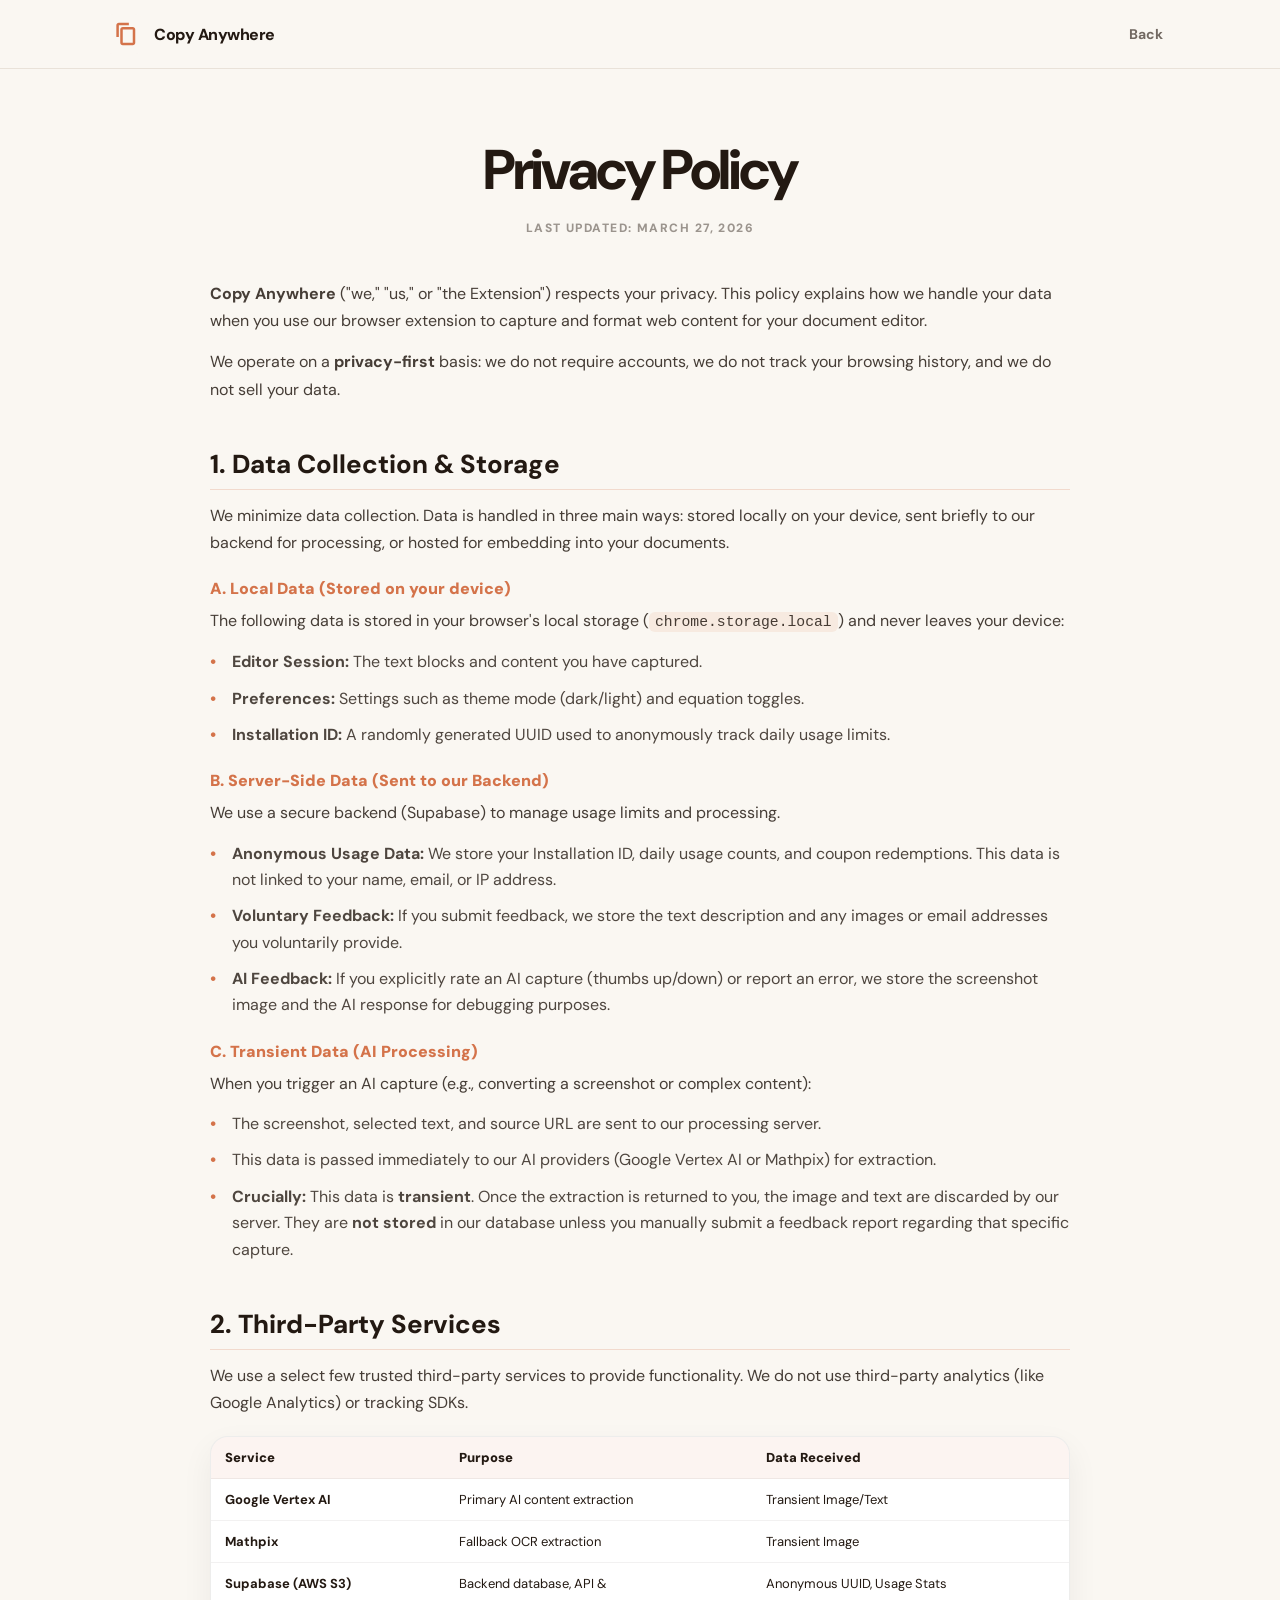
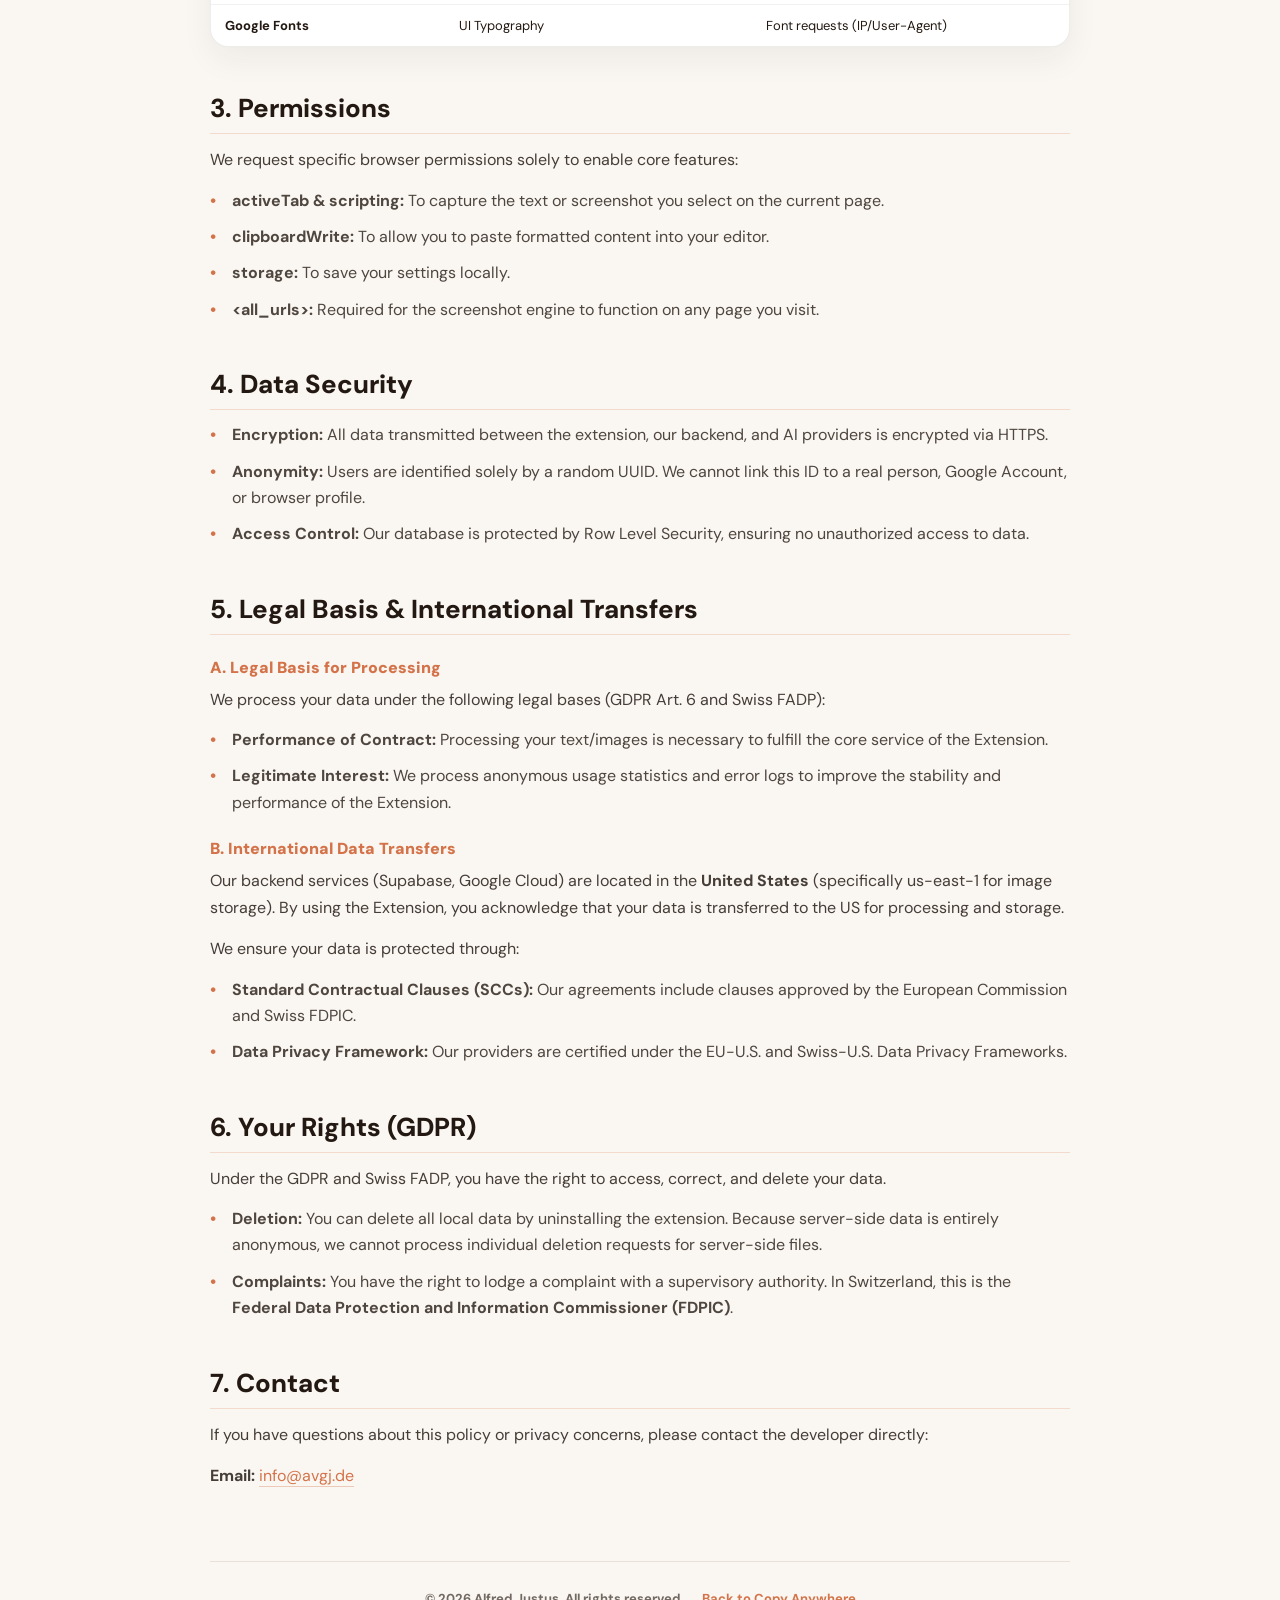
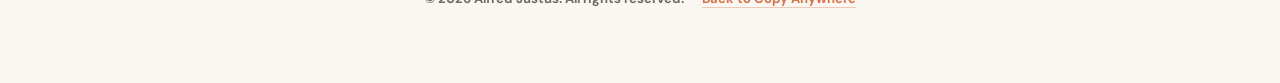
<file: copy-anywhere/privacy/index.html>
<!DOCTYPE html>
<html lang="en">
<head>
  <meta charset="UTF-8" />
  <meta name="viewport" content="width=device-width, initial-scale=1.0" />
  <title>Privacy Policy | Copy Anywhere</title>

  <link rel="preconnect" href="https://fonts.googleapis.com" />
  <link rel="preconnect" href="https://fonts.gstatic.com" crossorigin />
  <link href="https://fonts.googleapis.com/css2?family=DM+Sans:wght@400;500;700;800&family=Source+Serif+4:opsz,wght@8..60,600;8..60,700&display=swap" rel="stylesheet" />

  <script data-goatcounter="https://alfredjustus.goatcounter.com/count" async src="//gc.zgo.at/count.js"></script>
  <link rel="stylesheet" href="../styles.css" />
</head>
<body>
  <header class="site-nav">
    <div class="site-nav-inner">
      <a class="brand" href="/copy-anywhere/">
        <span class="brand-badge" aria-hidden="true">
          <img src="/assets/icon.svg" alt="" style="width: 40px; height: 40px; display: block;" />
        </span>
        <span>Copy Anywhere</span>
      </a>
      <nav class="nav-links" aria-label="Site">
        <a href="/copy-anywhere/">Back</a>
      </nav>
    </div>
  </header>

  <main class="container">
    <article class="policy">
      <h1>Privacy Policy</h1>
      <div class="last-updated">Last Updated: March 27, 2026</div>

      <p><strong>Copy Anywhere</strong> ("we," "us," or "the Extension") respects your privacy. This policy explains how we handle your data when you use our browser extension to capture and format web content for your document editor.</p>

      <p>We operate on a <strong>privacy-first</strong> basis: we do not require accounts, we do not track your browsing history, and we do not sell your data.</p>

      <h2>1. Data Collection &amp; Storage</h2>
      <p>We minimize data collection. Data is handled in three main ways: stored locally on your device, sent briefly to our backend for processing, or hosted for embedding into your documents.</p>

      <h3>A. Local Data (Stored on your device)</h3>
      <p>The following data is stored in your browser's local storage (<code>chrome.storage.local</code>) and never leaves your device:</p>
      <ul>
        <li><strong>Editor Session:</strong> The text blocks and content you have captured.</li>
        <li><strong>Preferences:</strong> Settings such as theme mode (dark/light) and equation toggles.</li>
        <li><strong>Installation ID:</strong> A randomly generated UUID used to anonymously track daily usage limits.</li>
      </ul>

      <h3>B. Server-Side Data (Sent to our Backend)</h3>
      <p>We use a secure backend (Supabase) to manage usage limits and processing.</p>
      <ul>
        <li><strong>Anonymous Usage Data:</strong> We store your Installation ID, daily usage counts, and coupon redemptions. This data is not linked to your name, email, or IP address.</li>
        <li><strong>Voluntary Feedback:</strong> If you submit feedback, we store the text description and any images or email addresses you voluntarily provide.</li>
        <li><strong>AI Feedback:</strong> If you explicitly rate an AI capture (thumbs up/down) or report an error, we store the screenshot image and the AI response for debugging purposes.</li>
      </ul>

      <h3>C. Transient Data (AI Processing)</h3>
      <p>When you trigger an AI capture (e.g., converting a screenshot or complex content):</p>
      <ul>
        <li>The screenshot, selected text, and source URL are sent to our processing server.</li>
        <li>This data is passed immediately to our AI providers (Google Vertex AI or Mathpix) for extraction.</li>
        <li><strong>Crucially:</strong> This data is <strong>transient</strong>. Once the extraction is returned to you, the image and text are discarded by our server. They are <strong>not stored</strong> in our database unless you manually submit a feedback report regarding that specific capture.</li>
      </ul>

      <h2>2. Third-Party Services</h2>
      <p>We use a select few trusted third-party services to provide functionality. We do not use third-party analytics (like Google Analytics) or tracking SDKs.</p>

      <div class="table-container">
        <table>
          <thead>
            <tr>
              <th>Service</th>
              <th>Purpose</th>
              <th>Data Received</th>
            </tr>
          </thead>
          <tbody>
            <tr>
              <td><strong>Google Vertex AI</strong></td>
              <td>Primary AI content extraction</td>
              <td>Transient Image/Text</td>
            </tr>
            <tr>
              <td><strong>Mathpix</strong></td>
              <td>Fallback OCR extraction</td>
              <td>Transient Image</td>
            </tr>
            <tr>
              <td><strong>Supabase (AWS S3)</strong></td>
              <td>Backend database, API &amp</td>
              <td>Anonymous UUID, Usage Stats</td>
            </tr>
            <tr>
              <td><strong>Google Fonts</strong></td>
              <td>UI Typography</td>
              <td>Font requests (IP/User-Agent)</td>
            </tr>
          </tbody>
        </table>
      </div>

      <h2>3. Permissions</h2>
      <p>We request specific browser permissions solely to enable core features:</p>
      <ul>
        <li><strong>activeTab &amp; scripting:</strong> To capture the text or screenshot you select on the current page.</li>
        <li><strong>clipboardWrite:</strong> To allow you to paste formatted content into your editor.</li>
        <li><strong>storage:</strong> To save your settings locally.</li>
        <li><strong>&lt;all_urls&gt;:</strong> Required for the screenshot engine to function on any page you visit.</li>
      </ul>

      <h2>4. Data Security</h2>
      <ul>
        <li><strong>Encryption:</strong> All data transmitted between the extension, our backend, and AI providers is encrypted via HTTPS.</li>
        <li><strong>Anonymity:</strong> Users are identified solely by a random UUID. We cannot link this ID to a real person, Google Account, or browser profile.</li>
        <li><strong>Access Control:</strong> Our database is protected by Row Level Security, ensuring no unauthorized access to data.</li>
      </ul>

      <h2>5. Legal Basis &amp; International Transfers</h2>
      <h3>A. Legal Basis for Processing</h3>
      <p>We process your data under the following legal bases (GDPR Art. 6 and Swiss FADP):</p>
      <ul>
        <li><strong>Performance of Contract:</strong> Processing your text/images is necessary to fulfill the core service of the Extension.</li>
        <li><strong>Legitimate Interest:</strong> We process anonymous usage statistics and error logs to improve the stability and performance of the Extension.</li>
      </ul>

      <h3>B. International Data Transfers</h3>
      <p>Our backend services (Supabase, Google Cloud) are located in the <strong>United States</strong> (specifically us-east-1 for image storage). By using the Extension, you acknowledge that your data is transferred to the US for processing and storage.</p>
      <p>We ensure your data is protected through:</p>
      <ul>
        <li><strong>Standard Contractual Clauses (SCCs):</strong> Our agreements include clauses approved by the European Commission and Swiss FDPIC.</li>
        <li><strong>Data Privacy Framework:</strong> Our providers are certified under the EU-U.S. and Swiss-U.S. Data Privacy Frameworks.</li>
      </ul>

      <h2>6. Your Rights (GDPR)</h2>
      <p>Under the GDPR and Swiss FADP, you have the right to access, correct, and delete your data.</p>
      <ul>
        <li><strong>Deletion:</strong> You can delete all local data by uninstalling the extension. Because server-side data is entirely anonymous, we cannot process individual deletion requests for server-side files.</li>
        <li><strong>Complaints:</strong> You have the right to lodge a complaint with a supervisory authority. In Switzerland, this is the <strong>Federal Data Protection and Information Commissioner (FDPIC)</strong>.</li>
      </ul>

      <h2>7. Contact</h2>
      <p>If you have questions about this policy or privacy concerns, please contact the developer directly:</p>
      <p><strong>Email:</strong> <a href="mailto:info@avgj.de">info@avgj.de</a></p>

      <footer class="site-footer">
        <span>&copy; 2026 Alfred Justus. All rights reserved.</span>
        <a href="../">Back to Copy Anywhere</a>
      </footer>
    </article>
  </main>
</body>
</html>
</file>
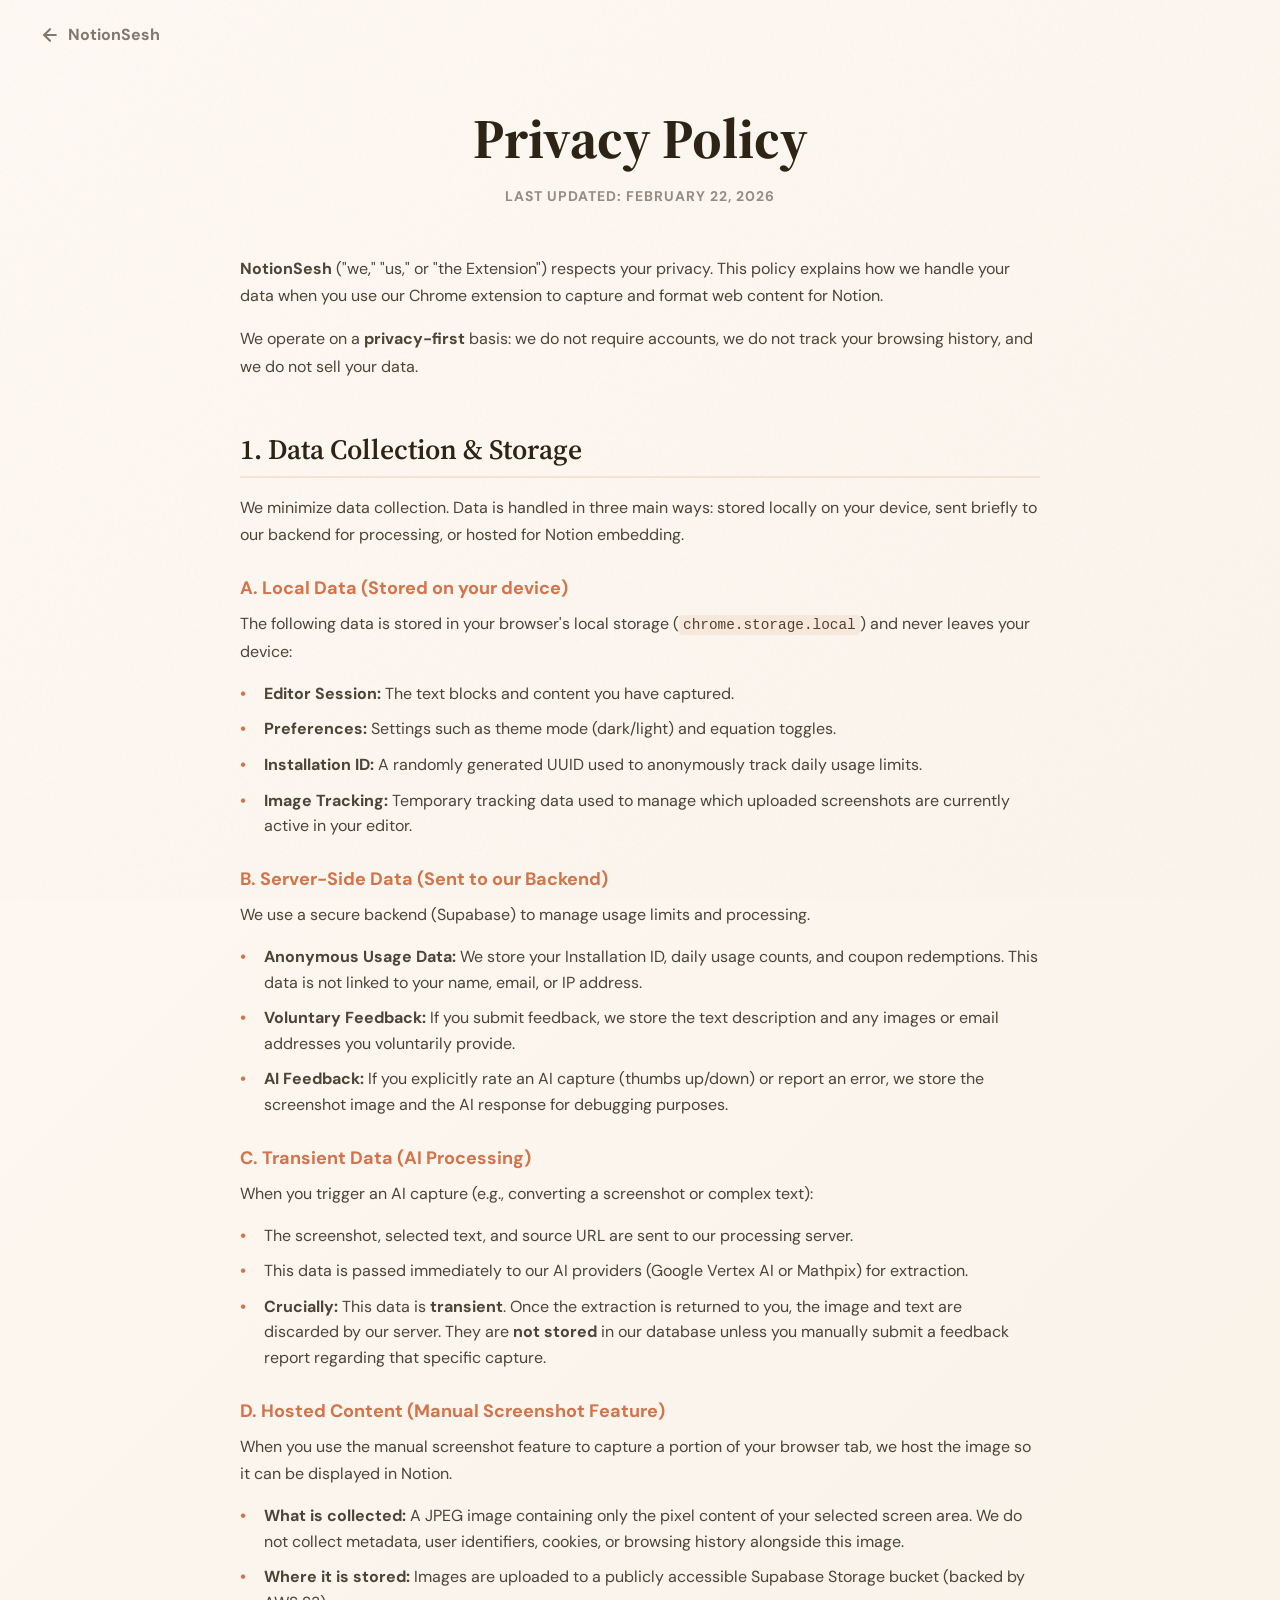
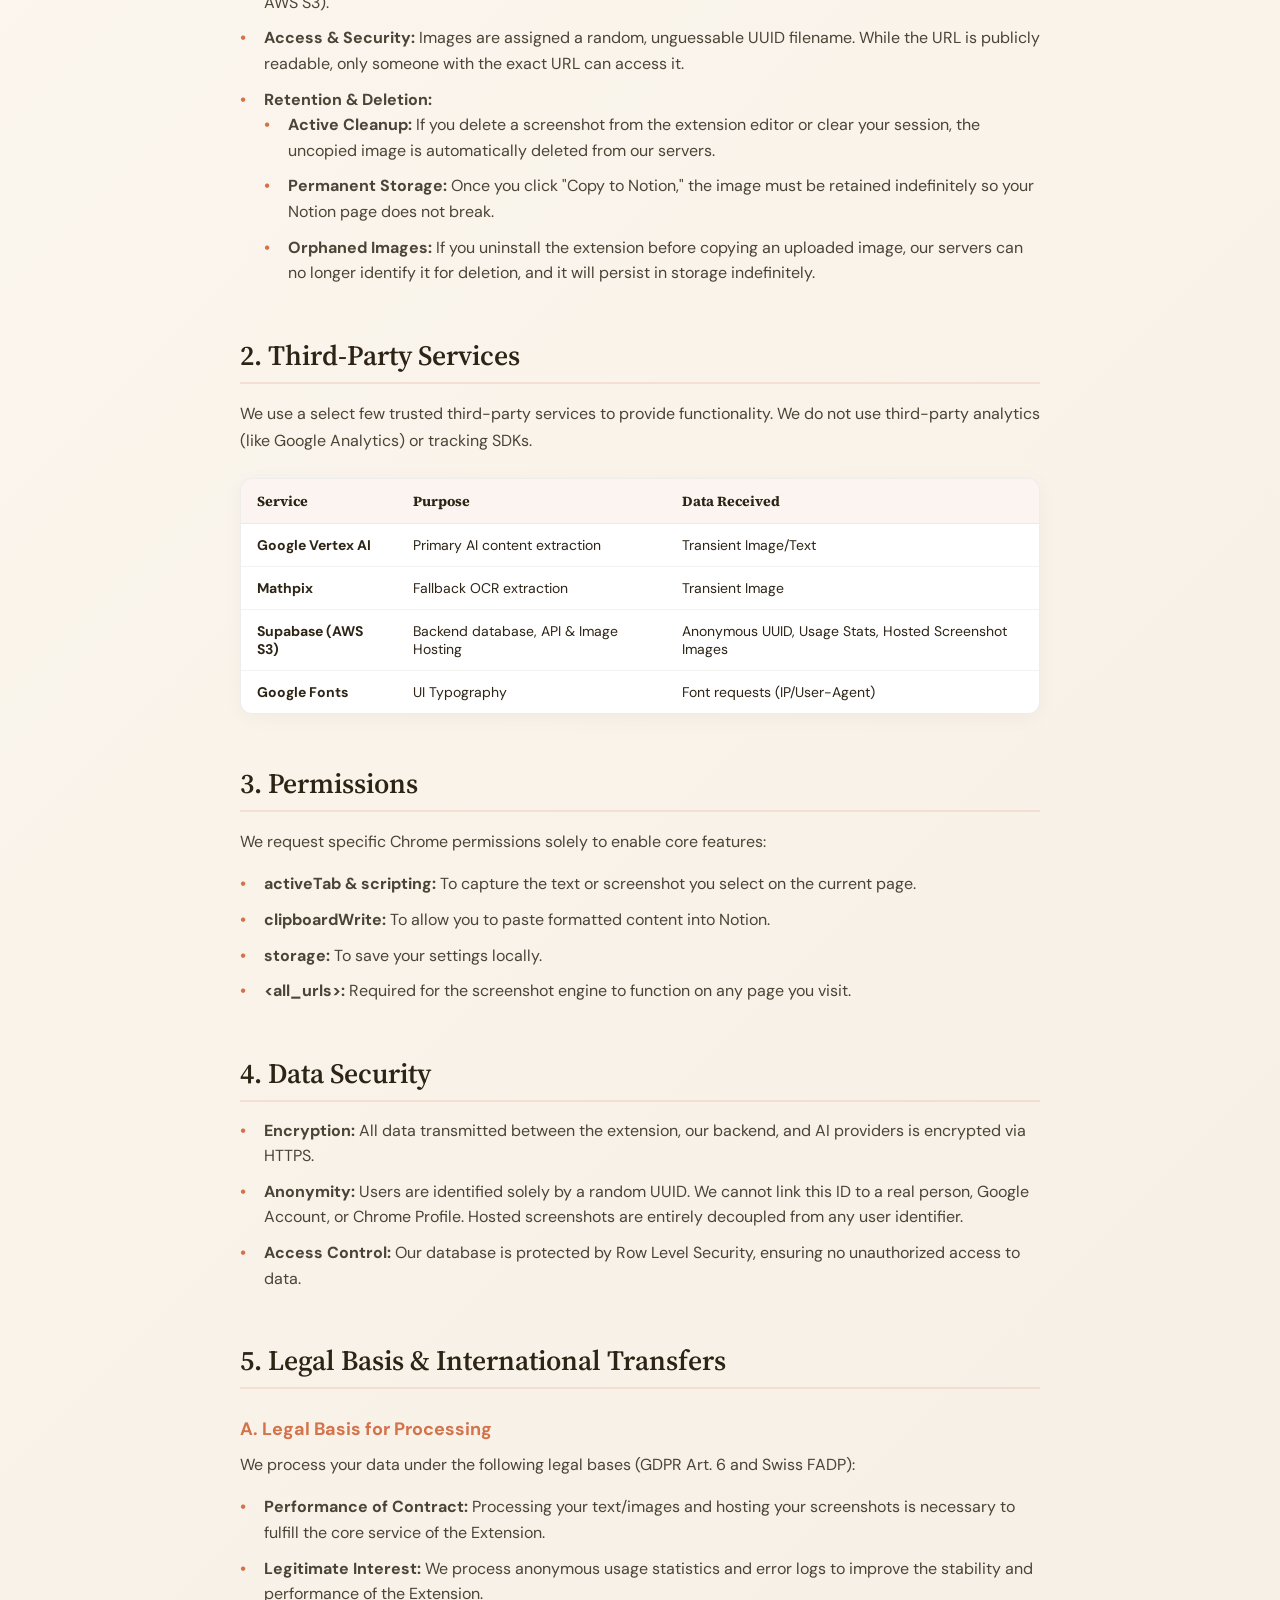
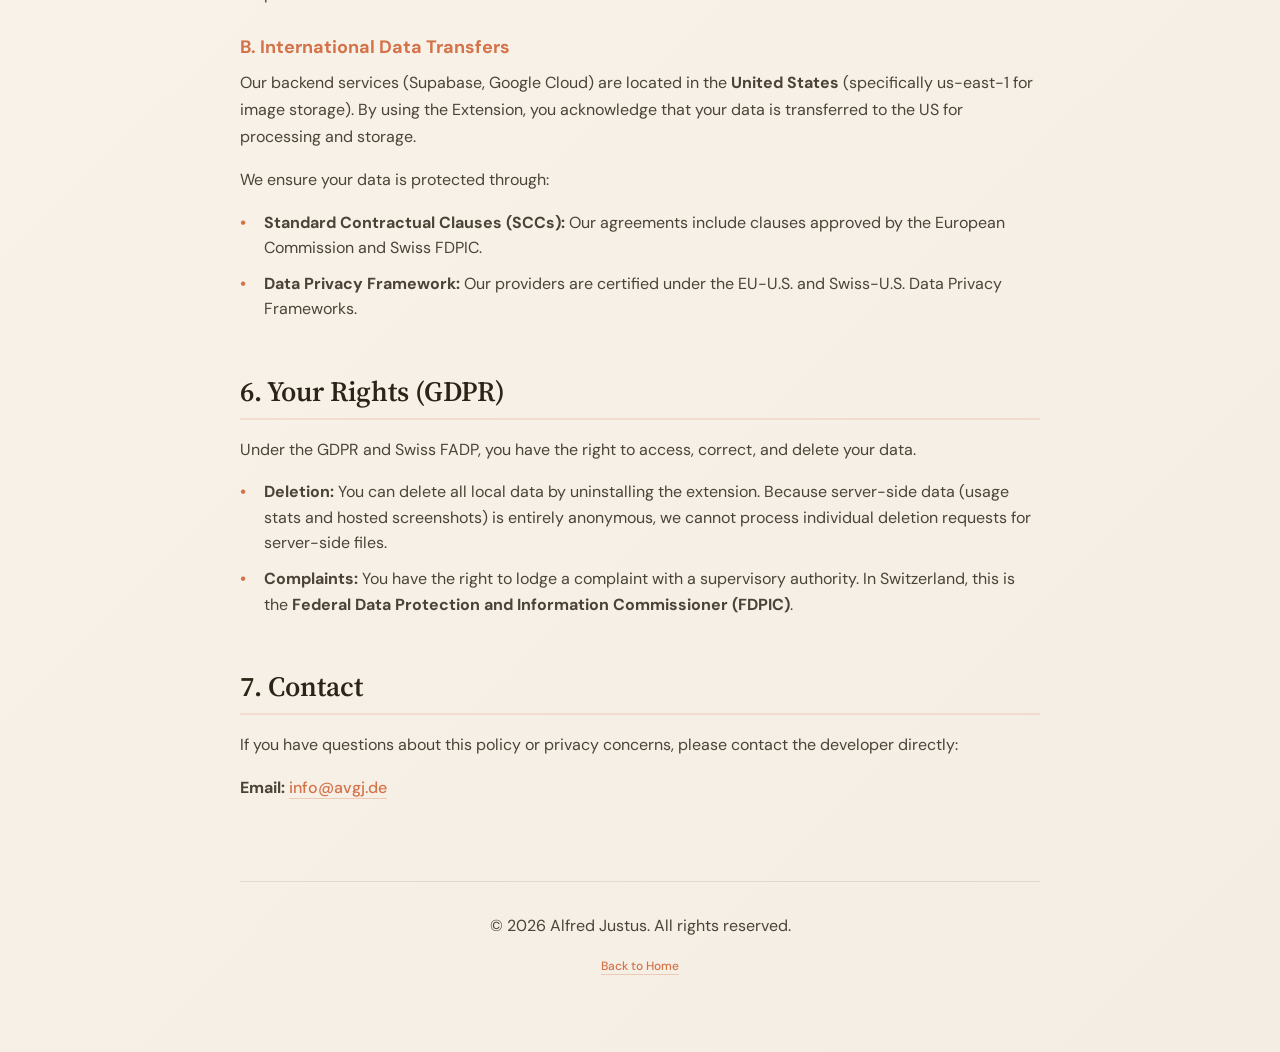
<file: notionsesh/privacy/index.html>
<!DOCTYPE html>
<html lang="en">
<head>
  <meta charset="UTF-8">
  <meta name="viewport" content="width=device-width, initial-scale=1.0">
  <title>Privacy Policy | NotionSesh</title>
  <link rel="preconnect" href="https://fonts.googleapis.com">
  <link rel="preconnect" href="https://fonts.gstatic.com" crossorigin>
  <link href="https://fonts.googleapis.com/css2?family=Source+Serif+4:opsz,wght@8..60,400;8..60,600;8..60,700&family=DM+Sans:wght@400;500;700&display=swap" rel="stylesheet">
  <script data-goatcounter="https://alfredjustus.goatcounter.com/count" async src="//gc.zgo.at/count.js"></script>
  <style>
    :root {
      --terracotta: #d4734a;
      --deep-clay: #2d2416;
      --cream: #fef9f3;
      --burnt-orange: #e67e3d;
      --text-body: rgba(45, 36, 22, 0.85);
    }

    * { margin: 0; padding: 0; box-sizing: border-box; }

    body {
      width: 100%;
      min-height: 100vh;
      font-family: 'DM Sans', sans-serif;
      -webkit-font-smoothing: antialiased;
      background: linear-gradient(135deg, #fef9f3 0%, #f9f3ea 50%, #f4ede3 100%);
      color: var(--deep-clay);
      display: flex;
      flex-direction: column;
      align-items: center;
      position: relative;
      overflow-x: hidden;
      padding: 100px 20px 60px 20px;
    }

    body::before {
      content: "";
      position: absolute;
      inset: 0;
      background-image: url("data:image/svg+xml,%3Csvg viewBox='0 0 200 200' xmlns='http://www.w3.org/2000/svg'%3E%3Cfilter id='noiseFilter'%3E%3CfeTurbulence type='fractalNoise' baseFrequency='1.2' numOctaves='3' stitchTiles='stitch'/%3E%3C/filter%3E%3Crect width='100%25' height='100%25' filter='url(%23noiseFilter)'/%3E%3C/svg%3E");
      opacity: 0.03;
      pointer-events: none;
      z-index: 1;
      position: fixed;
    }

    .nav-header {
      position: fixed;
      top: 0;
      left: 0;
      width: 100%;
      padding: 24px 40px;
      z-index: 100;
      pointer-events: none;
    }

    .back-link {
      display: inline-flex;
      align-items: center;
      gap: 8px;
      color: var(--deep-clay);
      text-decoration: none;
      font-weight: 700;
      font-size: 16px;
      opacity: 0.6;
      transition: all 0.2s ease;
      pointer-events: auto;
      border: none !important;
    }

    .back-link:hover {
      opacity: 1;
      transform: translateX(-4px);
      color: var(--terracotta);
    }

    .content-container {
      width: 100%;
      max-width: 800px;
      position: relative;
      z-index: 2;
    }

    h1 {
      font-family: 'Source Serif 4', serif;
      font-size: clamp(36px, 6vw, 56px);
      font-weight: 700;
      margin-bottom: 10px;
      color: var(--deep-clay);
      text-align: center;
    }

    .last-updated {
      text-align: center;
      font-size: 14px;
      color: rgba(45, 36, 22, 0.5);
      font-weight: 700;
      text-transform: uppercase;
      letter-spacing: 1px;
      margin-bottom: 50px;
    }

    h2 {
      font-family: 'Source Serif 4', serif;
      font-size: 28px;
      font-weight: 600;
      margin-top: 50px;
      margin-bottom: 16px;
      border-bottom: 2px solid rgba(212, 115, 74, 0.15);
      padding-bottom: 8px;
    }

    h3 {
      font-family: 'DM Sans', sans-serif;
      font-size: 18px;
      font-weight: 700;
      margin-top: 28px;
      margin-bottom: 10px;
      color: var(--terracotta);
    }

    p {
      line-height: 1.7;
      margin-bottom: 16px;
      color: var(--text-body);
      font-size: 16px;
    }

    ul {
      list-style: none;
      padding-left: 0;
      margin-bottom: 20px;
    }

    ul li {
      position: relative;
      padding-left: 24px;
      margin-bottom: 10px;
      line-height: 1.6;
      color: var(--text-body);
    }

    ul li::before {
      content: "•";
      color: var(--terracotta);
      font-weight: bold;
      position: absolute;
      left: 0;
    }

    code {
      background: rgba(212, 115, 74, 0.1);
      padding: 2px 4px;
      border-radius: 4px;
      font-family: monospace;
      font-size: 0.9em;
    }

    a {
      color: var(--terracotta);
      text-decoration: none;
      font-weight: 500;
      border-bottom: 1px solid rgba(212, 115, 74, 0.3);
      transition: all 0.2s;
    }

    a:hover {
      color: var(--burnt-orange);
      border-bottom-color: var(--burnt-orange);
    }

    .table-container {
      overflow-x: auto;
      background: #fff;
      border-radius: 12px;
      box-shadow: 0 4px 20px rgba(45, 36, 22, 0.04);
      border: 1px solid rgba(45, 36, 22, 0.08);
      margin: 24px 0;
    }

    table {
      width: 100%;
      border-collapse: collapse;
      min-width: 500px;
    }

    th {
      text-align: left;
      background: rgba(212, 115, 74, 0.08);
      padding: 12px 16px;
      font-size: 14px;
      font-weight: 700;
      color: var(--deep-clay);
      font-family: 'Source Serif 4', serif;
    }

    td {
      padding: 12px 16px;
      border-top: 1px solid rgba(45, 36, 22, 0.06);
      font-size: 14px;
    }

    footer {
      margin-top: 80px;
      text-align: center;
      border-top: 1px solid rgba(45, 36, 22, 0.1);
      padding-top: 30px;
      font-size: 14px;
      color: rgba(45, 36, 22, 0.6);
    }

    @media (max-width: 600px) {
      .nav-header { padding: 16px 20px; }
    }
  </style>
</head>
<body>

  <nav class="nav-header">
    <a href="../" class="back-link">
      <svg width="20" height="20" viewBox="0 0 24 24" fill="none" stroke="currentColor" stroke-width="2.5" stroke-linecap="round" stroke-linejoin="round"><line x1="19" y1="12" x2="5" y2="12"></line><polyline points="12 19 5 12 12 5"></polyline></svg>
      NotionSesh
    </a>
  </nav>

  <div class="content-container">
    <h1>Privacy Policy</h1>
    <div class="last-updated">Last Updated: February 22, 2026</div>

    <p><strong>NotionSesh</strong> ("we," "us," or "the Extension") respects your privacy. This policy explains how we handle your data when you use our Chrome extension to capture and format web content for Notion.</p>

    <p>We operate on a <strong>privacy-first</strong> basis: we do not require accounts, we do not track your browsing history, and we do not sell your data.</p>

    <h2>1. Data Collection & Storage</h2>
    <p>We minimize data collection. Data is handled in three main ways: stored locally on your device, sent briefly to our backend for processing, or hosted for Notion embedding.</p>

    <h3>A. Local Data (Stored on your device)</h3>
    <p>The following data is stored in your browser's local storage (<code>chrome.storage.local</code>) and never leaves your device:</p>
    <ul>
      <li><strong>Editor Session:</strong> The text blocks and content you have captured.</li>
      <li><strong>Preferences:</strong> Settings such as theme mode (dark/light) and equation toggles.</li>
      <li><strong>Installation ID:</strong> A randomly generated UUID used to anonymously track daily usage limits.</li>
      <li><strong>Image Tracking:</strong> Temporary tracking data used to manage which uploaded screenshots are currently active in your editor.</li>
    </ul>

    <h3>B. Server-Side Data (Sent to our Backend)</h3>
    <p>We use a secure backend (Supabase) to manage usage limits and processing.</p>
    <ul>
      <li><strong>Anonymous Usage Data:</strong> We store your Installation ID, daily usage counts, and coupon redemptions. This data is not linked to your name, email, or IP address.</li>
      <li><strong>Voluntary Feedback:</strong> If you submit feedback, we store the text description and any images or email addresses you voluntarily provide.</li>
      <li><strong>AI Feedback:</strong> If you explicitly rate an AI capture (thumbs up/down) or report an error, we store the screenshot image and the AI response for debugging purposes.</li>
    </ul>

    <h3>C. Transient Data (AI Processing)</h3>
    <p>When you trigger an AI capture (e.g., converting a screenshot or complex text):</p>
    <ul>
      <li>The screenshot, selected text, and source URL are sent to our processing server.</li>
      <li>This data is passed immediately to our AI providers (Google Vertex AI or Mathpix) for extraction.</li>
      <li><strong>Crucially:</strong> This data is <strong>transient</strong>. Once the extraction is returned to you, the image and text are discarded by our server. They are <strong>not stored</strong> in our database unless you manually submit a feedback report regarding that specific capture.</li>
    </ul>

    <h3>D. Hosted Content (Manual Screenshot Feature)</h3>
    <p>When you use the manual screenshot feature to capture a portion of your browser tab, we host the image so it can be displayed in Notion.</p>
    <ul>
      <li><strong>What is collected:</strong> A JPEG image containing only the pixel content of your selected screen area. We do not collect metadata, user identifiers, cookies, or browsing history alongside this image.</li>
      <li><strong>Where it is stored:</strong> Images are uploaded to a publicly accessible Supabase Storage bucket (backed by AWS S3).</li>
      <li><strong>Access & Security:</strong> Images are assigned a random, unguessable UUID filename. While the URL is publicly readable, only someone with the exact URL can access it.</li>
      <li><strong>Retention & Deletion:</strong>
        <ul>
          <li><strong>Active Cleanup:</strong> If you delete a screenshot from the extension editor or clear your session, the uncopied image is automatically deleted from our servers.</li>
          <li><strong>Permanent Storage:</strong> Once you click "Copy to Notion," the image must be retained indefinitely so your Notion page does not break.</li>
          <li><strong>Orphaned Images:</strong> If you uninstall the extension before copying an uploaded image, our servers can no longer identify it for deletion, and it will persist in storage indefinitely.</li>
        </ul>
      </li>
    </ul>

    <h2>2. Third-Party Services</h2>
    <p>We use a select few trusted third-party services to provide functionality. We do not use third-party analytics (like Google Analytics) or tracking SDKs.</p>

    <div class="table-container">
      <table>
        <thead>
          <tr>
            <th>Service</th>
            <th>Purpose</th>
            <th>Data Received</th>
          </tr>
        </thead>
        <tbody>
          <tr>
            <td><strong>Google Vertex AI</strong></td>
            <td>Primary AI content extraction</td>
            <td>Transient Image/Text</td>
          </tr>
          <tr>
            <td><strong>Mathpix</strong></td>
            <td>Fallback OCR extraction</td>
            <td>Transient Image</td>
          </tr>
          <tr>
            <td><strong>Supabase (AWS S3)</strong></td>
            <td>Backend database, API & Image Hosting</td>
            <td>Anonymous UUID, Usage Stats, Hosted Screenshot Images</td>
          </tr>
          <tr>
            <td><strong>Google Fonts</strong></td>
            <td>UI Typography</td>
            <td>Font requests (IP/User-Agent)</td>
          </tr>
        </tbody>
      </table>
    </div>

    <h2>3. Permissions</h2>
    <p>We request specific Chrome permissions solely to enable core features:</p>
    <ul>
      <li><strong>activeTab & scripting:</strong> To capture the text or screenshot you select on the current page.</li>
      <li><strong>clipboardWrite:</strong> To allow you to paste formatted content into Notion.</li>
      <li><strong>storage:</strong> To save your settings locally.</li>
      <li><strong>&lt;all_urls&gt;:</strong> Required for the screenshot engine to function on any page you visit.</li>
    </ul>

    <h2>4. Data Security</h2>
    <ul>
      <li><strong>Encryption:</strong> All data transmitted between the extension, our backend, and AI providers is encrypted via HTTPS.</li>
      <li><strong>Anonymity:</strong> Users are identified solely by a random UUID. We cannot link this ID to a real person, Google Account, or Chrome Profile. Hosted screenshots are entirely decoupled from any user identifier.</li>
      <li><strong>Access Control:</strong> Our database is protected by Row Level Security, ensuring no unauthorized access to data.</li>
    </ul>

    <h2>5. Legal Basis & International Transfers</h2>
    <h3>A. Legal Basis for Processing</h3>
    <p>We process your data under the following legal bases (GDPR Art. 6 and Swiss FADP):</p>
    <ul>
      <li><strong>Performance of Contract:</strong> Processing your text/images and hosting your screenshots is necessary to fulfill the core service of the Extension.</li>
      <li><strong>Legitimate Interest:</strong> We process anonymous usage statistics and error logs to improve the stability and performance of the Extension.</li>
    </ul>

    <h3>B. International Data Transfers</h3>
    <p>Our backend services (Supabase, Google Cloud) are located in the <strong>United States</strong> (specifically us-east-1 for image storage). By using the Extension, you acknowledge that your data is transferred to the US for processing and storage.</p>
    <p>We ensure your data is protected through:</p>
    <ul>
      <li><strong>Standard Contractual Clauses (SCCs):</strong> Our agreements include clauses approved by the European Commission and Swiss FDPIC.</li>
      <li><strong>Data Privacy Framework:</strong> Our providers are certified under the EU-U.S. and Swiss-U.S. Data Privacy Frameworks.</li>
    </ul>

    <h2>6. Your Rights (GDPR)</h2>
    <p>Under the GDPR and Swiss FADP, you have the right to access, correct, and delete your data.</p>
    <ul>
      <li><strong>Deletion:</strong> You can delete all local data by uninstalling the extension. Because server-side data (usage stats and hosted screenshots) is entirely anonymous, we cannot process individual deletion requests for server-side files.</li>
      <li><strong>Complaints:</strong> You have the right to lodge a complaint with a supervisory authority. In Switzerland, this is the <strong>Federal Data Protection and Information Commissioner (FDPIC)</strong>.</li>
    </ul>

    <h2>7. Contact</h2>
    <p>If you have questions about this policy or privacy concerns, please contact the developer directly:</p>
    <p>
      <strong>Email:</strong> <a href="mailto:info@avgj.de">info@avgj.de</a>
    </p>

    <footer>
      <p>&copy; 2026 Alfred Justus. All rights reserved.</p>
      <p style="margin-top: 10px; font-size: 12px;"><a href="../">Back to Home</a></p>
    </footer>

  </div>

</body>
</html>
</file>
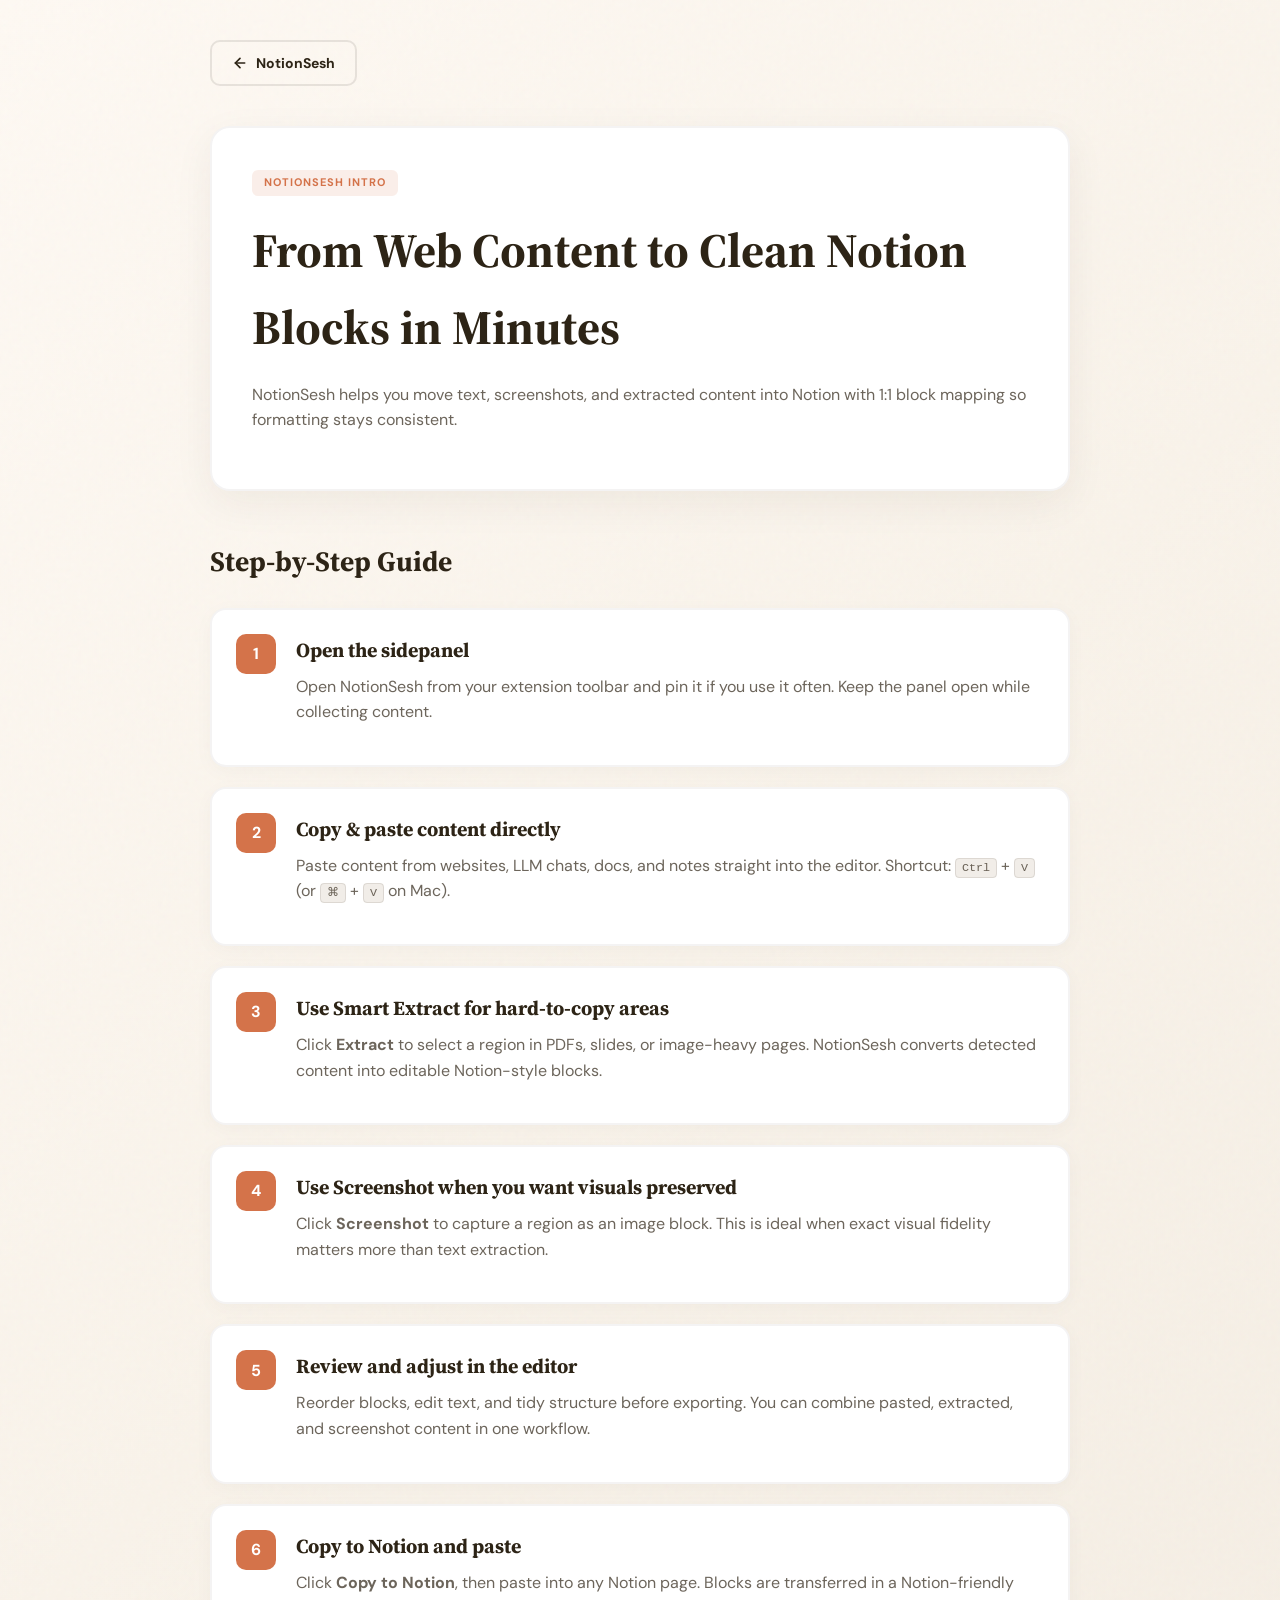
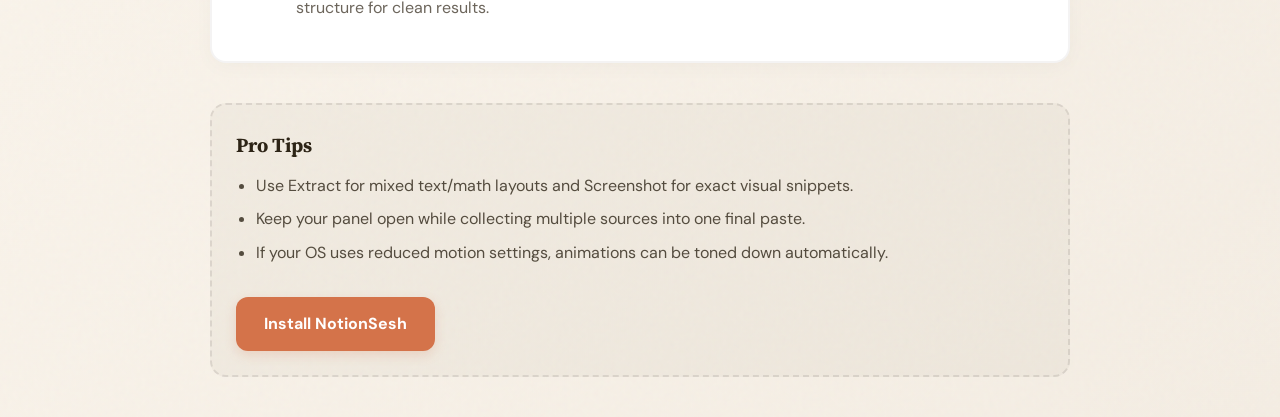
<file: notionsesh/intro.html>
<!DOCTYPE html>
<html lang="en">
<head>
  <meta charset="UTF-8">
  <meta name="viewport" content="width=device-width, initial-scale=1.0">
  <title>NotionSesh Intro</title>
  <link rel="preconnect" href="https://fonts.googleapis.com">
  <link rel="preconnect" href="https://fonts.gstatic.com" crossorigin>
  <link href="https://fonts.googleapis.com/css2?family=Source+Serif+4:opsz,wght@8..60,400;8..60,700&family=DM+Sans:wght@500;700&display=swap" rel="stylesheet">
  <script data-goatcounter="https://alfredjustus.goatcounter.com/count" async src="//gc.zgo.at/count.js"></script>
  <style>
    :root {
      --terracotta: #d4734a;
      --deep-clay: #2d2416;
      --cream: #fef9f3;
      --burnt-orange: #e67e3d;
      --card-bg: #ffffff;
    }

    * { margin: 0; padding: 0; box-sizing: border-box; }

    body {
      width: 100%;
      min-height: 100vh;
      font-family: 'DM Sans', sans-serif;
      -webkit-font-smoothing: antialiased;
      background: linear-gradient(135deg, #fef9f3 0%, #f9f3ea 50%, #f4ede3 100%);
      color: var(--deep-clay);
      line-height: 1.6;
      position: relative;
      padding: 40px 20px;
    }

    /* Organic paper texture overlay */
    body::before {
      content: "";
      position: absolute;
      inset: 0;
      background-image: url("data:image/svg+xml,%3Csvg viewBox='0 0 200 200' xmlns='http://www.w3.org/2000/svg'%3E%3Cfilter id='noiseFilter'%3E%3CfeTurbulence type='fractalNoise' baseFrequency='1.2' numOctaves='3' stitchTiles='stitch'/%3E%3C/filter%3E%3Crect width='100%25' height='100%25' filter='url(%23noiseFilter)'/%3E%3C/svg%3E");
      opacity: 0.03;
      pointer-events: none;
      z-index: 1;
    }

    .wrap {
      max-width: 860px;
      margin: 0 auto;
      position: relative;
      z-index: 2;
    }

    /* ─── Navigation ─── */
    .nav-header {
      margin-bottom: 40px;
    }

    .btn-back {
      display: inline-flex;
      align-items: center;
      gap: 8px;
      padding: 10px 20px;
      border-radius: 10px;
      font-size: 14px;
      font-weight: 700;
      text-decoration: none;
      color: var(--deep-clay);
      background: transparent;
      border: 2px solid rgba(45, 36, 22, 0.1);
      transition: all 0.2s ease;
    }

    .btn-back:hover {
      background: rgba(45, 36, 22, 0.05);
      border-color: rgba(45, 36, 22, 0.2);
      transform: translateX(-4px);
    }

    /* ─── Typography ─── */
    h1, h2, h3 { 
        font-family: 'Source Serif 4', serif; 
        color: var(--deep-clay);
    }

    h1 { font-size: clamp(32px, 5vw, 48px); margin-bottom: 16px; }
    h2 { font-size: 28px; margin: 48px 0 24px; }
    
    p { color: rgba(45, 36, 22, 0.7); margin-bottom: 16px; }

    /* ─── Components ─── */
    .hero {
      background: var(--card-bg);
      border: 2px solid rgba(45, 36, 22, 0.05);
      border-radius: 20px;
      box-shadow: 0 12px 40px rgba(45, 36, 22, 0.06);
      padding: 40px;
      margin-bottom: 32px;
    }

    .badge {
      display: inline-block;
      font-size: 11px;
      font-weight: 700;
      text-transform: uppercase;
      letter-spacing: 1px;
      padding: 4px 12px;
      background: rgba(212, 115, 74, 0.12);
      color: var(--terracotta);
      border-radius: 6px;
      margin-bottom: 16px;
    }

    .steps {
      list-style: none;
      display: grid;
      gap: 20px;
    }

    .step {
      background: var(--card-bg);
      border: 2px solid rgba(45, 36, 22, 0.05);
      border-radius: 16px;
      padding: 24px;
      display: grid;
      grid-template-columns: 40px 1fr;
      gap: 20px;
      align-items: start;
      box-shadow: 0 4px 20px rgba(45, 36, 22, 0.03);
    }

    .step-num {
      width: 40px;
      height: 40px;
      border-radius: 10px;
      display: grid;
      place-items: center;
      color: white;
      background: var(--terracotta);
      font-weight: 700;
      font-family: 'DM Sans', sans-serif;
    }

    .step h3 {
      margin-bottom: 8px;
      font-size: 20px;
    }

    .kbd {
      font-family: monospace;
      font-size: 0.9em;
      background: #f1ede8;
      padding: 2px 6px;
      border-radius: 4px;
      border: 1px solid rgba(45, 36, 22, 0.1);
    }

    .tips {
      margin-top: 40px;
      background: rgba(45, 36, 22, 0.03);
      border: 2px dashed rgba(45, 36, 22, 0.1);
      border-radius: 16px;
      padding: 24px;
    }

    .tips h3 { font-size: 20px; margin-bottom: 12px; }
    .tips ul { margin-left: 20px; }
    .tips li { margin-bottom: 8px; color: rgba(45, 36, 22, 0.8); }

    .cta {
      display: inline-block;
      margin-top: 24px;
      background: var(--terracotta);
      color: white;
      text-decoration: none;
      padding: 14px 28px;
      border-radius: 12px;
      font-weight: 700;
      transition: all 0.3s ease;
      box-shadow: 0 4px 12px rgba(212, 115, 74, 0.2);
    }

    .cta:hover {
      background: var(--burnt-orange);
      transform: translateY(-2px);
      box-shadow: 0 6px 20px rgba(212, 115, 74, 0.3);
    }

    @media (max-width: 640px) {
      .hero { padding: 24px; }
      .step { grid-template-columns: 1fr; gap: 12px; }
    }
  </style>
</head>
<body>
  <main class="wrap">
    <nav class="nav-header">
      <a href="/notionsesh" class="btn-back">
        <svg width="16" height="16" viewBox="0 0 24 24" fill="none" stroke="currentColor" stroke-width="2.5" stroke-linecap="round" stroke-linejoin="round"><line x1="19" y1="12" x2="5" y2="12"></line><polyline points="12 19 5 12 12 5"></polyline></svg>
        NotionSesh
      </a>
    </nav>

    <section class="hero">
      <span class="badge">NotionSesh Intro</span>
      <h1>From Web Content to Clean Notion Blocks in Minutes</h1>
      <p>NotionSesh helps you move text, screenshots, and extracted content into Notion with 1:1 block mapping so formatting stays consistent.</p>
    </section>

    <h2>Step-by-Step Guide</h2>
    <div class="steps">
      <div class="step">
        <span class="step-num">1</span>
        <div>
          <h3>Open the sidepanel</h3>
          <p>Open NotionSesh from your extension toolbar and pin it if you use it often. Keep the panel open while collecting content.</p>
        </div>
      </div>

      <div class="step">
        <span class="step-num">2</span>
        <div>
          <h3>Copy &amp; paste content directly</h3>
          <p>Paste content from websites, LLM chats, docs, and notes straight into the editor. Shortcut: <span class="kbd">Ctrl</span> + <span class="kbd">V</span> (or <span class="kbd">⌘</span> + <span class="kbd">V</span> on Mac).</p>
        </div>
      </div>

      <div class="step">
        <span class="step-num">3</span>
        <div>
          <h3>Use Smart Extract for hard-to-copy areas</h3>
          <p>Click <strong>Extract</strong> to select a region in PDFs, slides, or image-heavy pages. NotionSesh converts detected content into editable Notion-style blocks.</p>
        </div>
      </div>

      <div class="step">
        <span class="step-num">4</span>
        <div>
          <h3>Use Screenshot when you want visuals preserved</h3>
          <p>Click <strong>Screenshot</strong> to capture a region as an image block. This is ideal when exact visual fidelity matters more than text extraction.</p>
        </div>
      </div>

      <div class="step">
        <span class="step-num">5</span>
        <div>
          <h3>Review and adjust in the editor</h3>
          <p>Reorder blocks, edit text, and tidy structure before exporting. You can combine pasted, extracted, and screenshot content in one workflow.</p>
        </div>
      </div>

      <div class="step">
        <span class="step-num">6</span>
        <div>
          <h3>Copy to Notion and paste</h3>
          <p>Click <strong>Copy to Notion</strong>, then paste into any Notion page. Blocks are transferred in a Notion-friendly structure for clean results.</p>
        </div>
      </div>
    </div>

    <section class="tips">
      <h3>Pro Tips</h3>
      <ul>
        <li>Use Extract for mixed text/math layouts and Screenshot for exact visual snippets.</li>
        <li>Keep your panel open while collecting multiple sources into one final paste.</li>
        <li>If your OS uses reduced motion settings, animations can be toned down automatically.</li>
      </ul>
      <a class="cta" href="https://chromewebstore.google.com/" target="_blank" rel="noopener noreferrer">Install NotionSesh</a>
    </section>
  </main>
</body>
</html>
</file>
<file: copy-anywhere/styles.css>
:root {
  --bg: #faf7f2;
  --panel: #ffffff;
  --ink: #231912;
  --muted: #726962;
  --line: #e9e2d9;
  --shadow: 0 12px 32px rgba(35, 25, 18, 0.06);
  --accent: #d4734a;
  --accent-2: #e67e3d;
}

* { box-sizing: border-box; }

html, body {
  margin: 0;
  padding: 0;
}

body {
  min-height: 100vh;
  background: var(--bg);
  color: var(--ink);
  font-family: "DM Sans", system-ui, -apple-system, Segoe UI, Roboto, Helvetica, Arial, sans-serif;
  -webkit-font-smoothing: antialiased;
}

a { color: inherit; }

.container {
  width: 100%;
  max-width: 1120px;
  margin: 0 auto;
  padding: 64px 24px;
}

.section {
  padding: 72px 0;
}

.section + .section {
  border-top: 1px solid var(--line);
}

/* Scroll reveal */
.reveal {
  opacity: 0;
  transform: translateY(16px);
  transition: opacity 650ms ease, transform 650ms ease;
  transition-delay: var(--d, 0ms);
  will-change: opacity, transform;
}

.reveal.in {
  opacity: 1;
  transform: none;
}

@media (prefers-reduced-motion: reduce) {
  .reveal {
    opacity: 1;
    transform: none;
    transition: none;
  }
}

/* Top nav */
.site-nav {
  position: sticky;
  top: 0;
  z-index: 50;
  background: var(--bg);
  border-bottom: 1px solid var(--line);
}

.site-nav-inner {
  max-width: 1120px;
  margin: 0 auto;
  padding: 14px 24px;
  display: flex;
  align-items: center;
  justify-content: space-between;
  gap: 16px;
}

.brand {
  display: inline-flex;
  align-items: center;
  gap: 10px;
  text-decoration: none;
  font-weight: 800;
  letter-spacing: -0.03em;
}

.brand-badge {
  display: inline-flex;
  align-items: center;
  justify-content: center;
  padding: 0;
  background: none;
  border: none;
  box-shadow: none;
  border-radius: 0;
}

.nav-links {
  display: flex;
  align-items: center;
  gap: 12px;
}

.nav-links a {
  text-decoration: none;
  font-size: 14px;
  font-weight: 700;
  color: var(--muted);
  padding: 10px 12px;
  border-radius: 999px;
  border: 1px solid transparent;
}

.nav-links a:hover {
  color: var(--ink);
  background: rgba(255, 255, 255, 0.74);
  border-color: var(--line);
}

/* Hero typography and components (from slides) */
.banner {
  width: 100%;
  display: flex;
  flex-direction: column;
  align-items: center;
  justify-content: center;
  text-align: center;
}

.banner.gap-sm { gap: 22px; }
.banner.gap-md { gap: 28px; }
.banner.gap-lg { gap: 36px; }

.title {
  margin: 0;
  font-size: clamp(44px, 7vw, 82px);
  font-weight: 800;
  line-height: 0.92;
  letter-spacing: -0.065em;
  text-wrap: balance;
}

.title.simple { font-size: clamp(40px, 6.2vw, 74px); }

.subtitle {
  margin: 0;
  max-width: 38ch;
  color: var(--muted);
  font-size: clamp(18px, 2.4vw, 24px);
  line-height: 1.35;
  text-wrap: balance;
}

.hero-types {
  display: flex;
  flex-wrap: wrap;
  justify-content: center;
  gap: 18px;
  margin-top: 6px;
}

.type-card {
  min-width: 0;
  display: flex;
  align-items: center;
  gap: 14px;
  padding: 16px 18px;
  border-radius: 24px;
  background: linear-gradient(180deg, rgba(255, 255, 255, 0.98), rgba(255, 252, 247, 0.92));
  border: 1px solid var(--line);
  box-shadow: var(--shadow);
}

.type-card.math { transform: rotate(-3deg); }
.type-card.code { transform: translateY(8px); }
.type-card.table { transform: rotate(3deg); }

.math-badge {
  min-width: 140px;
  padding: 14px 18px;
  border-radius: 18px;
  border: 1px solid rgba(212, 115, 74, 0.22);
  font-family: "Source Serif 4", serif;
  font-size: 32px;
  font-style: italic;
  font-weight: 600;
  letter-spacing: -0.04em;
  line-height: 1;
}

.code-badge {
  min-width: 166px;
  padding: 14px 16px;
  border-radius: 18px;
  background: #1f2430;
  color: #f5f7fb;
  border: 1px solid rgba(31, 36, 48, 0.2);
  font-family: ui-monospace, SFMono-Regular, "SF Mono", Menlo, Consolas, monospace;
  font-size: 22px;
  font-weight: 700;
  letter-spacing: -0.04em;
  line-height: 1;
  display: flex;
  align-items: center;
  justify-content: center;
  gap: 8px;
}

.code-badge span { color: #8ad2ff; }

.code-badge svg {
  width: 24px;
  height: 24px;
  display: block;
}

.math-badge img {
  width: 100%;
  height: auto;
  display: block;
}

.table-badge {
  width: 112px;
  height: 74px;
  display: grid;
  place-items: center;
  padding: 8px;
  border-radius: 16px;
  background: linear-gradient(180deg, rgba(240, 247, 255, 0.96), rgba(255, 255, 255, 0.96));
  border: 1px solid rgba(96, 126, 156, 0.18);
}

.table-badge svg {
  width: 92px;
  height: 56px;
  display: block;
}

.logo-row {
  display: flex;
  flex-wrap: wrap;
  justify-content: center;
  gap: 14px;
}

.logo-chip {
  display: inline-flex;
  align-items: center;
  gap: 10px;
  padding: 14px 18px;
  border-radius: 999px;
  background: var(--panel);
  border: 1px solid var(--line);
  box-shadow: var(--shadow);
  font-size: 18px;
  font-weight: 600;
}

/* Buttons */
.button-row {
  display: flex;
  flex-wrap: wrap;
  justify-content: center;
  gap: 12px;
  margin-top: 8px;
}

.btn {
  display: inline-flex;
  align-items: center;
  justify-content: center;
  gap: 10px;
  padding: 14px 18px;
  border-radius: 16px;
  border: 1px solid var(--line);
  background: rgba(255, 255, 255, 0.92);
  box-shadow: var(--shadow);
  text-decoration: none;
  font-weight: 800;
  letter-spacing: -0.01em;
}

.btn.primary {
  background: linear-gradient(135deg, var(--accent) 0%, var(--accent-2) 100%);
  color: #fff;
  border-color: rgba(212, 115, 74, 0.18);
}

.btn:hover { transform: translateY(-1px); }

/* Key combo section */
.key-combo { display: flex; align-items: center; gap: 6px; justify-content: center; }

.key {
  display: inline-flex;
  align-items: center;
  justify-content: center;
  height: 44px;
  min-width: 44px;
  padding: 0 14px;
  border-radius: 12px;
  background: var(--panel);
  border: 1px solid var(--line);
  border-bottom-width: 3px;
  box-shadow: var(--shadow);
  font-size: 18px;
  font-weight: 800;
  color: var(--ink);
  letter-spacing: -0.01em;
}

.key-sep { font-size: 16px; font-weight: 700; color: var(--muted); margin: 0 2px; }

/* Capture stage (AI extract) */
.capture-stage {
  position: relative;
  width: min(920px, 100%);
  aspect-ratio: 900 / 460;
  border-radius: 24px;
  box-shadow: var(--shadow);
  overflow: hidden;
  background: #fff;
  border: 1px solid var(--line);
}

.document-layer {
  width: 100%;
  height: 100%;
  background-image: url('/assets/mathPDF.png');
  background-size: cover;
  background-position: center 20%;
}

.selection-box {
  position: absolute;
  top: 26%;
  left: 5%;
  width: 90%;
  height: 65%;
  border: 3.5px solid var(--accent);
  border-radius: 12px;
  box-shadow: 0 0 0 9999px rgba(45, 36, 22, 0.65);
  z-index: 20;
  animation: selection-pulse 2s ease-in-out infinite;
}

@keyframes selection-pulse {
  0%, 100% {
    border-color: var(--accent);
    box-shadow: 0 0 0 9999px rgba(45, 36, 22, 0.65);
  }
  50% {
    border-color: var(--accent-2);
    box-shadow: 0 0 0 9999px rgba(45, 36, 22, 0.7);
  }
}

.ai-toolbar {
  position: absolute;
  bottom: -35px;
  right: -20px;
  background: var(--ink);
  padding: 10px;
  border-radius: 20px;
  box-shadow: 0 10px 28px rgba(35, 25, 18, 0.18);
  border: 1.5px solid rgba(212, 115, 74, 0.2);
  display: flex;
  align-items: center;
}

.extract-btn {
  background: linear-gradient(135deg, var(--accent) 0%, var(--accent-2) 100%);
  color: #ffffff;
  padding: 14px 22px;
  border-radius: 14px;
  font-weight: 800;
  font-size: 14px;
  letter-spacing: -0.01em;
}

.features-row {
  display: flex;
  flex-wrap: wrap;
  justify-content: center;
  gap: 12px;
  margin-top: 16px;
}

.feature-pill {
  background: #ffffff;
  border: 1px solid var(--line);
  padding: 14px 18px;
  border-radius: 100px;
  color: var(--ink);
  font-weight: 800;
  letter-spacing: 0.06em;
  text-transform: uppercase;
  font-size: 12px;
  box-shadow: var(--shadow);
}

/* AI tool grid */
.tool-grid {
  display: flex;
  flex-wrap: wrap;
  justify-content: center;
  gap: 28px;
  max-width: 920px;
}

.tool-chip {
  width: 156px;
  height: 132px;
  display: grid;
  place-items: center;
  padding: 20px;
  border-radius: 28px;
  background: var(--panel);
  border: 1px solid var(--line);
  box-shadow: var(--shadow);
}

.tool-chip img {
  width: 72px;
  height: 72px;
  display: block;
  object-fit: contain;
}

/* Promo tile hero (imported from /assets/styles.css) */
.promo-preview {
  display: grid;
  place-items: center;
}

.promo-tile {
  position: relative;
  width: 440px;
  height: 280px;
  padding: 22px 24px;
  border-radius: 28px;
  background:
    radial-gradient(circle at top right, rgba(212, 115, 74, 0.12), transparent 34%),
    linear-gradient(180deg, rgba(255, 252, 247, 0.98), rgba(250, 247, 242, 1));
  border: 1px solid transparent;
  box-shadow: none;
  overflow: hidden;
}

.promo-tile.flat {
  background: #faf7f2;
}

.promo-title {
  margin: 0;
  font-size: 42px;
  font-weight: 800;
  line-height: 0.93;
  letter-spacing: -0.06em;
}

.promo-subtitle {
  margin: 0;
  color: var(--muted);
  font-size: 14px;
  line-height: 1.35;
}

.promo-type-row {
  display: flex;
  justify-content: center;
  align-items: flex-end;
  gap: 10px;
}

.promo-type-card {
  display: flex;
  align-items: center;
  justify-content: center;
  border-radius: 20px;
  border: 1px solid var(--line);
  background: rgba(255, 255, 255, 0.98);
  box-shadow: var(--shadow);
}

.promo-type-card.math {
  width: 118px;
  height: 62px;
  transform: rotate(-4deg);
}

.promo-type-card.code {
  width: 94px;
  height: 62px;
  background: #1f2430;
  border-color: rgba(31, 36, 48, 0.2);
  transform: translateY(8px);
}

.promo-type-card.table {
  width: 96px;
  height: 64px;
  background: linear-gradient(180deg, rgba(255, 255, 255, 0.98), rgba(247, 251, 255, 0.98));
  border-color: rgba(169, 187, 203, 0.45);
  transform: rotate(2.5deg);
}

.promo-math-badge {
  font-family: "Source Serif 4", serif;
  font-size: 31px;
  font-style: italic;
  font-weight: 600;
  letter-spacing: -0.05em;
  color: var(--ink);
}

.promo-math-badge .katex {
  font-size: 1em;
}

.promo-code-badge {
  width: 24px;
  height: 24px;
  display: block;
  color: #8ad2ff;
}

.promo-code-badge svg {
  width: 100%;
  height: 100%;
  display: block;
}

.promo-table-badge {
  width: 62px;
  height: 44px;
  display: grid;
  place-items: center;
}

.promo-table-badge svg {
  width: 100%;
  height: 100%;
  display: block;
}

.promo-editor-row {
  display: flex;
  flex-wrap: wrap;
  justify-content: center;
  gap: 8px;
}

.promo-editor-chip {
  display: inline-flex;
  align-items: center;
  gap: 7px;
  min-height: 30px;
  padding: 7px 11px;
  border-radius: 999px;
  background: rgba(255, 255, 255, 0.95);
  border: 1px solid var(--line);
  box-shadow: 0 8px 20px rgba(35, 25, 18, 0.06);
  color: var(--ink);
  font-size: 12px;
  font-weight: 700;
  letter-spacing: -0.02em;
  white-space: nowrap;
}

.promo-editor-chip img {
  width: 14px;
  height: 14px;
  display: block;
  object-fit: contain;
}

.promo-hero {
  display: grid;
  justify-items: center;
  gap: 16px;
  text-align: center;
}

/* Make the hero tile/title match the visual weight of the following sections */
.promo-tile {
  width: 560px;
  height: 340px;
  padding: 28px 30px;
}

.promo-title {
  font-size: 54px;
}

@media (max-width: 560px) {
  .promo-tile { width: 100%; height: auto; }
  .promo-title { font-size: 46px; }
}

/* Privacy typography */
.policy {
  max-width: 860px;
  margin: 0 auto;
}

.policy h1 {
  margin: 0;
  font-size: clamp(34px, 6vw, 56px);
  font-weight: 800;
  letter-spacing: -0.055em;
  text-align: center;
}

.policy .last-updated {
  text-align: center;
  font-size: 12px;
  color: color-mix(in srgb, var(--muted) 70%, transparent);
  font-weight: 800;
  text-transform: uppercase;
  letter-spacing: 0.12em;
  margin: 14px 0 44px;
}

.policy h2 {
  font-size: 26px;
  font-weight: 800;
  margin: 44px 0 12px;
  padding-bottom: 8px;
  border-bottom: 1px solid rgba(212, 115, 74, 0.22);
}

.policy h3 {
  font-size: 16px;
  font-weight: 900;
  color: var(--accent);
  margin: 22px 0 8px;
  text-transform: none;
}

.policy p {
  line-height: 1.7;
  margin: 0 0 14px;
  color: color-mix(in srgb, var(--ink) 84%, transparent);
  font-size: 16px;
}

.policy ul {
  list-style: none;
  padding: 0;
  margin: 0 0 16px;
}

.policy li {
  position: relative;
  padding-left: 22px;
  margin-bottom: 10px;
  line-height: 1.65;
  color: color-mix(in srgb, var(--ink) 80%, transparent);
}

.policy li::before {
  content: "•";
  position: absolute;
  left: 0;
  color: var(--accent);
  font-weight: 900;
}

.policy code {
  background: rgba(212, 115, 74, 0.1);
  padding: 2px 6px;
  border-radius: 6px;
  font-family: ui-monospace, SFMono-Regular, "SF Mono", Menlo, Consolas, monospace;
  font-size: 0.92em;
}

.policy a {
  color: var(--accent);
  text-decoration: none;
  border-bottom: 1px solid rgba(212, 115, 74, 0.35);
}

.policy a:hover {
  color: var(--accent-2);
  border-bottom-color: rgba(230, 126, 61, 0.6);
}

.policy .table-container {
  overflow-x: auto;
  background: #fff;
  border-radius: 18px;
  border: 1px solid rgba(35, 25, 18, 0.08);
  box-shadow: var(--shadow);
  margin: 20px 0;
}

.policy table {
  width: 100%;
  border-collapse: collapse;
  min-width: 520px;
}

.policy th {
  text-align: left;
  background: rgba(212, 115, 74, 0.08);
  padding: 12px 14px;
  font-size: 13px;
  font-weight: 900;
}

.policy td {
  padding: 12px 14px;
  border-top: 1px solid rgba(35, 25, 18, 0.06);
  font-size: 13px;
}

.site-footer {
  border-top: 1px solid var(--line);
  padding: 28px 0 12px;
  margin-top: 72px;
  color: var(--muted);
  font-size: 13px;
  font-weight: 700;
  display: flex;
  flex-wrap: wrap;
  gap: 10px 18px;
  align-items: center;
  justify-content: center;
}

@media (max-width: 560px) {
  .container { padding: 56px 18px; }
  .section { padding: 58px 0; }
  .type-card.code { transform: none; }

  /* Keep the screenshot tool button safely inside the frame on small screens */
  .ai-toolbar { bottom: 12px; right: 12px; }
  .extract-btn { padding: 12px 16px; border-radius: 12px; }

  .logo-row { gap: 10px; }
  .logo-chip { padding: 10px 14px; font-size: 16px; }
  .logo-chip img { width: 20px; height: 20px; }
}
</file>
